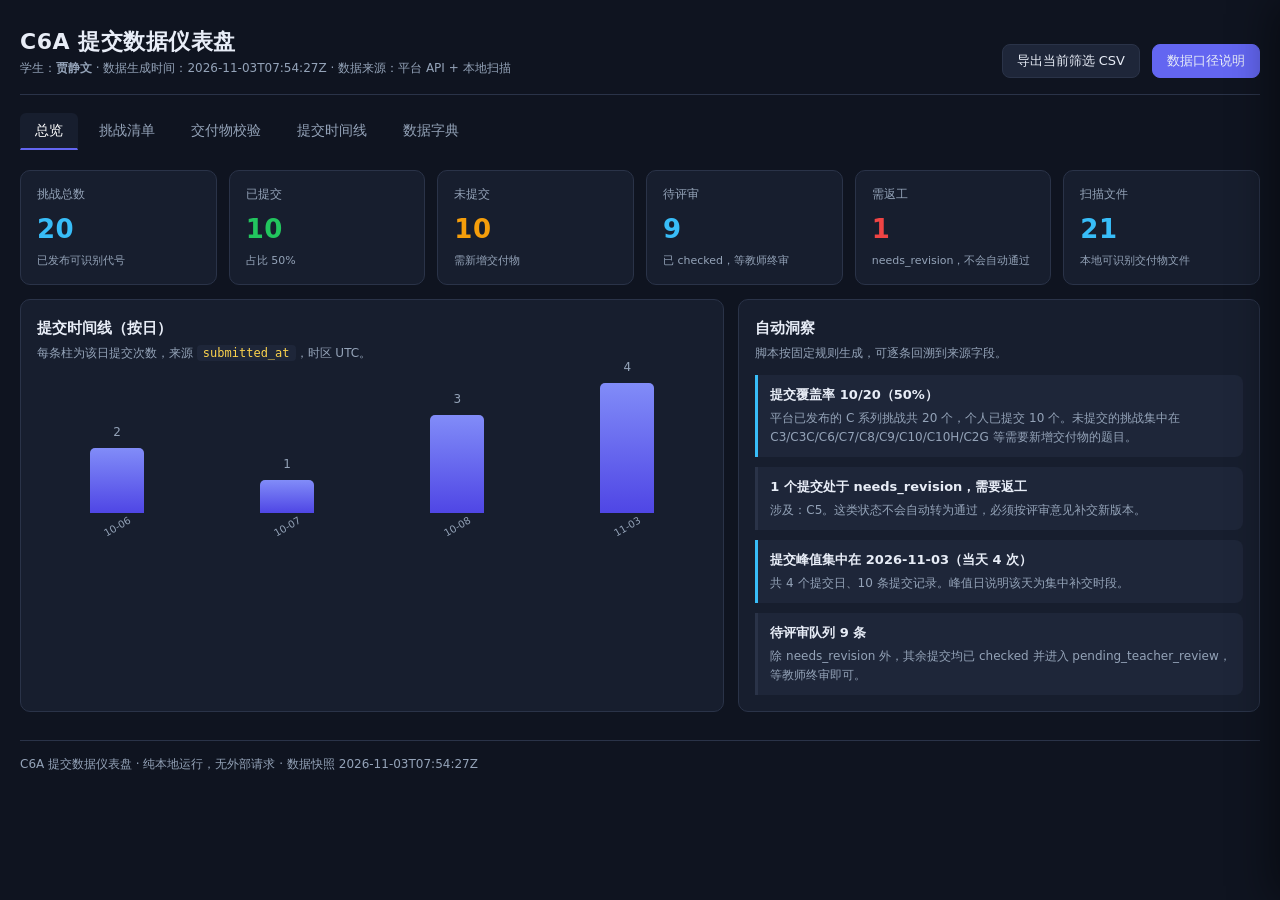
<file: 贾静文_C6A_仪表盘/index.html>
<!DOCTYPE html>
<html lang="zh-CN">
<head>
<meta charset="utf-8" />
<meta name="viewport" content="width=device-width, initial-scale=1" />
<title>C6A 提交数据仪表盘 · 贾静文</title>
<link rel="stylesheet" href="assets/styles.css" />
</head>
<body>
<div class="wrap">
  <header class="top">
    <div>
      <h1>C6A 提交数据仪表盘</h1>
      <div class="meta">
        学生：<strong>贾静文</strong> ·
        数据生成时间：<span id="genAt">—</span> ·
        数据来源：平台 API + 本地扫描
      </div>
    </div>
    <div class="spacer"></div>
    <button class="btn" id="btnExport">导出当前筛选 CSV</button>
    <button class="btn primary" id="btnRefreshNote">数据口径说明</button>
  </header>

  <nav class="tabs" id="tabs">
    <button data-view="overview" class="on">总览</button>
    <button data-view="challenges">挑战清单</button>
    <button data-view="coverage">交付物校验</button>
    <button data-view="timeline">提交时间线</button>
    <button data-view="dict">数据字典</button>
  </nav>

  <!-- 总览 -->
  <section id="view-overview">
    <div class="kpis" id="kpis"></div>
    <div class="grid2">
      <div class="card">
        <h2>提交时间线（按日）</h2>
        <div class="hint">每条柱为该日提交次数，来源 <code>submitted_at</code>，时区 UTC。</div>
        <div class="bars" id="bars"></div>
      </div>
      <div class="card">
        <h2>自动洞察</h2>
        <div class="hint">脚本按固定规则生成，可逐条回溯到来源字段。</div>
        <div class="insights" id="insights"></div>
      </div>
    </div>
  </section>

  <!-- 挑战清单 -->
  <section id="view-challenges" class="hide">
    <div class="card">
      <h2>挑战清单与提交状态</h2>
      <div class="hint">点击任意行查看详情。筛选只影响当前视图与导出。</div>
      <div class="filters">
        <input type="search" id="qText" placeholder="搜索代号 / 标题…" />
        <select id="fSubmit">
          <option value="">全部提交状态</option>
          <option value="yes">已提交</option>
          <option value="no">未提交</option>
        </select>
        <select id="fStatus">
          <option value="">全部平台状态</option>
          <option value="checked">已审核</option>
          <option value="needs_revision">需返工</option>
          <option value="none">无状态</option>
        </select>
        <span class="count" id="cntChal"></span>
      </div>
      <div style="overflow:auto; max-height:560px">
        <table>
          <thead><tr>
            <th>代号</th><th>挑战</th><th>截止</th><th>提交</th>
            <th>平台状态</th><th>本地交付物</th><th>提交时间</th>
          </tr></thead>
          <tbody id="tbChal"></tbody>
        </table>
      </div>
    </div>
  </section>

  <!-- 交付物校验 -->
  <section id="view-coverage" class="hide">
    <div class="card">
      <h2>交付物命中校验</h2>
      <div class="hint">
        按平台 <code>required_deliverables</code> 逐项比对本地文件命名。
        「未扫描」表示该挑战在本机没有对应目录，不代表缺失。
      </div>
      <div style="overflow:auto; max-height:560px">
        <table>
          <thead><tr>
            <th>代号</th><th>要求项</th><th>命中</th><th>缺失</th><th>命中率</th><th>文件数</th>
          </tr></thead>
          <tbody id="tbCov"></tbody>
        </table>
      </div>
    </div>
  </section>

  <!-- 时间线 -->
  <section id="view-timeline" class="hide">
    <div class="card">
      <h2>提交记录明细</h2>
      <div class="hint">按提交时间倒序。task_state 为空表示平台未返回评估任务状态。</div>
      <div style="overflow:auto; max-height:560px">
        <table>
          <thead><tr>
            <th>提交时间</th><th>代号</th><th>项目标题</th><th>平台状态</th><th>任务状态</th><th>仓库</th>
          </tr></thead>
          <tbody id="tbSubs"></tbody>
        </table>
      </div>
    </div>
  </section>

  <!-- 数据字典 -->
  <section id="view-dict" class="hide">
    <div class="card">
      <h2>数据字典与口径</h2>
      <dl class="dict">
        <dt>数据来源与权威性</dt>
        <dd>
          ① 平台 <code>list-challenges</code>：挑战定义与 <code>required_deliverables</code>，权威；
          ② 平台 <code>list-my-submissions</code>：提交记录与状态，权威；
          ③ 本地扫描脚本：仅用于校验「本机是否留有符合命名的交付物文件」，属于辅助证据，不能推翻平台状态。
          三者冲突时以平台 API 为准，并在缺失项表中标注。
        </dd>
        <dt>challenge.code</dt>
        <dd>从挑战标题用正则 <code>C\d{1,2}[A-Z]?</code> 提取的代号，仅用于展示与分组，不参与业务判断。</dd>
        <dt>submission.status</dt>
        <dd>平台提交状态。<code>checked</code> = 已审核并进入待教师评审；<code>needs_revision</code> = 需按意见返工，不会自动转通过。</dd>
        <dt>submission.task_state</dt>
        <dd>平台评估任务状态，可能为空。为空不等于失败，只表示平台未回填。</dd>
        <dt>local_check.status</dt>
        <dd>complete = 全部要求项命中；partial = 部分命中；empty = 有文件但零命中；not_scanned = 本机无该挑战目录。</dd>
        <dt>覆盖率 coverage_pct</dt>
        <dd>公式：已提交挑战数 ÷ 已发布且可识别代号的挑战数 × 100%。分母排除测试类挑战（如 T0）。<br>本次实测：平台 <code>list-challenges</code> 返回 <b>21</b> 条，其中 1 条为 <code>ch-20260904104535-14aac163</code>（T0 发布流程测试，标题明示“请忽略”），故分母为 <b>21 − 1 = 20</b>；已提交 <b>10</b>，覆盖率 <b>50.0%</b>。</dd>
        <dt>已知局限</dt>
        <dd>
          1) 平台仅提供本人提交记录，无法统计同班其他学生，故本仪表盘是「个人视角」，不是班级口径；
          2) 本地扫描依赖命名约定，改名会导致误判为缺失；
          3) 时区为 UTC，与北京时间相差 8 小时，跨日统计需注意。
        </dd>
        <dt>重新生成</dt>
        <dd><code>python scan_submissions.py …</code> → <code>python build_dataset.py …</code> → 刷新浏览器。命令见 <code>贾静文_C6A_data/README.md</code>。</dd>
      </dl>
    </div>
  </section>

  <footer class="foot">
    C6A 提交数据仪表盘 · 纯本地运行，无外部请求 · 数据快照 <span id="genAt2">—</span>
  </footer>
</div>

<div class="mask" id="mask"></div>
<aside class="drawer" id="drawer">
  <button class="close" id="btnClose">×</button>
  <div id="drawerBody"></div>
</aside>

<script src="assets/data.js"></script>
<script src="assets/app.js"></script>
</body>
</html>
</file>
<file: 贾静文_C6A_仪表盘/assets/styles.css>
/* C6A 提交数据仪表盘 - 样式（纯本地，无外部字体/图标依赖） */
:root {
  --bg: #0f1420;
  --panel: #171e2e;
  --panel-2: #1e2639;
  --line: #2a3348;
  --text: #e8edf7;
  --muted: #94a3b8;
  --ok: #22c55e;
  --warn: #f59e0b;
  --err: #ef4444;
  --info: #38bdf8;
  --accent: #6366f1;
}
* { box-sizing: border-box; }
body {
  margin: 0;
  background: var(--bg);
  color: var(--text);
  font-family: "Microsoft YaHei", "PingFang SC", "Hiragino Sans GB", system-ui, -apple-system, sans-serif;
  font-size: 14px;
  line-height: 1.6;
}
.wrap { max-width: 1280px; margin: 0 auto; padding: 24px 20px 64px; }
header.top { display: flex; flex-wrap: wrap; align-items: flex-end; gap: 12px; border-bottom: 1px solid var(--line); padding-bottom: 16px; }
header.top h1 { margin: 0; font-size: 22px; letter-spacing: .5px; }
header.top .meta { color: var(--muted); font-size: 12px; }
header.top .spacer { flex: 1; }
.btn {
  background: var(--panel-2); color: var(--text); border: 1px solid var(--line);
  border-radius: 8px; padding: 7px 14px; font-size: 13px; cursor: pointer;
  font-family: inherit;
}
.btn:hover { border-color: var(--accent); color: #fff; }
.btn.primary { background: var(--accent); border-color: var(--accent); }
.btn.primary:hover { filter: brightness(1.12); }

nav.tabs { display: flex; gap: 6px; margin: 18px 0 20px; flex-wrap: wrap; }
nav.tabs button {
  background: transparent; color: var(--muted); border: 1px solid transparent;
  border-bottom: 2px solid transparent; padding: 8px 14px; cursor: pointer;
  font-size: 14px; font-family: inherit; border-radius: 6px 6px 0 0;
}
nav.tabs button.on { color: #fff; border-bottom-color: var(--accent); background: var(--panel); }

.kpis { display: grid; grid-template-columns: repeat(auto-fit, minmax(150px, 1fr)); gap: 12px; }
.kpi { background: var(--panel); border: 1px solid var(--line); border-radius: 10px; padding: 14px 16px; }
.kpi .label { color: var(--muted); font-size: 12px; }
.kpi .value { font-size: 26px; font-weight: 700; margin-top: 4px; letter-spacing: .5px; }
.kpi .sub { color: var(--muted); font-size: 11px; margin-top: 2px; }
.kpi.ok .value { color: var(--ok); }
.kpi.warn .value { color: var(--warn); }
.kpi.err .value { color: var(--err); }
.kpi.info .value { color: var(--info); }

.grid2 { display: grid; grid-template-columns: 1.35fr 1fr; gap: 14px; margin-top: 14px; }
@media (max-width: 900px) { .grid2 { grid-template-columns: 1fr; } }
.card { background: var(--panel); border: 1px solid var(--line); border-radius: 10px; padding: 16px; }
.card h2 { margin: 0 0 4px; font-size: 15px; }
.card .hint { color: var(--muted); font-size: 12px; margin-bottom: 12px; }

.bars { display: flex; align-items: flex-end; gap: 10px; height: 160px; padding-top: 8px; }
.bars .col { flex: 1; display: flex; flex-direction: column; justify-content: flex-end; align-items: center; gap: 6px; min-width: 0; }
.bars .bar { width: 100%; max-width: 54px; background: linear-gradient(180deg, #818cf8, #4f46e5); border-radius: 5px 5px 0 0; min-height: 3px; transition: height .4s; }
.bars .c { font-size: 12px; color: var(--muted); }
.bars .d { font-size: 10px; color: var(--muted); white-space: nowrap; transform: rotate(-30deg); }

.insights { display: flex; flex-direction: column; gap: 10px; }
.ins { border-left: 3px solid var(--line); background: var(--panel-2); padding: 10px 12px; border-radius: 0 8px 8px 0; }
.ins.err { border-left-color: var(--err); }
.ins.warn { border-left-color: var(--warn); }
.ins.ok, .ins.success { border-left-color: var(--ok); }
.ins.info { border-left-color: var(--info); }
.ins .t { font-weight: 600; font-size: 13px; }
.ins .b { color: var(--muted); font-size: 12px; margin-top: 3px; }

.filters { display: flex; flex-wrap: wrap; gap: 10px; align-items: center; margin-bottom: 12px; }
.filters input[type="search"] {
  flex: 1; min-width: 180px; background: var(--panel-2); border: 1px solid var(--line);
  color: var(--text); border-radius: 8px; padding: 8px 12px; font-family: inherit; font-size: 13px;
}
.filters select {
  background: var(--panel-2); border: 1px solid var(--line); color: var(--text);
  border-radius: 8px; padding: 8px 10px; font-family: inherit; font-size: 13px;
}
.count { color: var(--muted); font-size: 12px; }

table { width: 100%; border-collapse: collapse; font-size: 13px; }
th, td { text-align: left; padding: 9px 10px; border-bottom: 1px solid var(--line); vertical-align: top; }
th { color: var(--muted); font-weight: 600; font-size: 12px; position: sticky; top: 0; background: var(--panel); }
tbody tr:hover { background: var(--panel-2); cursor: pointer; }
td.code { font-weight: 700; color: #c7d2fe; white-space: nowrap; }

.tag { display: inline-block; padding: 1px 8px; border-radius: 999px; font-size: 11px; border: 1px solid transparent; white-space: nowrap; }
.tag.ok { background: rgba(34,197,94,.14); color: #6ee7a8; border-color: rgba(34,197,94,.35); }
.tag.warn { background: rgba(245,158,11,.14); color: #fcd34d; border-color: rgba(245,158,11,.35); }
.tag.err { background: rgba(239,68,68,.14); color: #fca5a5; border-color: rgba(239,68,68,.35); }
.tag.info { background: rgba(56,189,248,.14); color: #7dd3fc; border-color: rgba(56,189,248,.35); }
.tag.mute { background: rgba(148,163,184,.12); color: var(--muted); border-color: rgba(148,163,184,.25); }

.drawer { position: fixed; top: 0; right: 0; height: 100%; width: min(520px, 94vw); background: var(--panel); border-left: 1px solid var(--line); box-shadow: -18px 0 40px rgba(0,0,0,.45); padding: 22px; overflow-y: auto; transform: translateX(102%); transition: transform .28s ease; z-index: 30; }
.drawer.open { transform: translateX(0); }
.drawer h3 { margin: 0 0 4px; font-size: 17px; }
.drawer .close { position: absolute; top: 14px; right: 16px; cursor: pointer; color: var(--muted); font-size: 20px; line-height: 1; background: none; border: none; }
.drawer dl { display: grid; grid-template-columns: 96px 1fr; gap: 6px 10px; margin: 14px 0; font-size: 13px; }
.drawer dt { color: var(--muted); }
.drawer dd { margin: 0; word-break: break-all; }
.chiplist { display: flex; flex-wrap: wrap; gap: 6px; margin-top: 6px; }
.mask { position: fixed; inset: 0; background: rgba(5,8,15,.55); opacity: 0; pointer-events: none; transition: opacity .28s; z-index: 20; }
.mask.on { opacity: 1; pointer-events: auto; }

.dict { font-size: 13px; }
.dict dt { font-weight: 600; margin-top: 14px; color: #c7d2fe; }
.dict dd { margin: 4px 0 0; color: var(--muted); }
code { background: var(--panel-2); padding: 1px 6px; border-radius: 4px; font-size: 12px; color: #fcd34d; }
footer.foot { color: var(--muted); font-size: 12px; margin-top: 28px; border-top: 1px solid var(--line); padding-top: 14px; }
.hide { display: none !important; }
</file>
